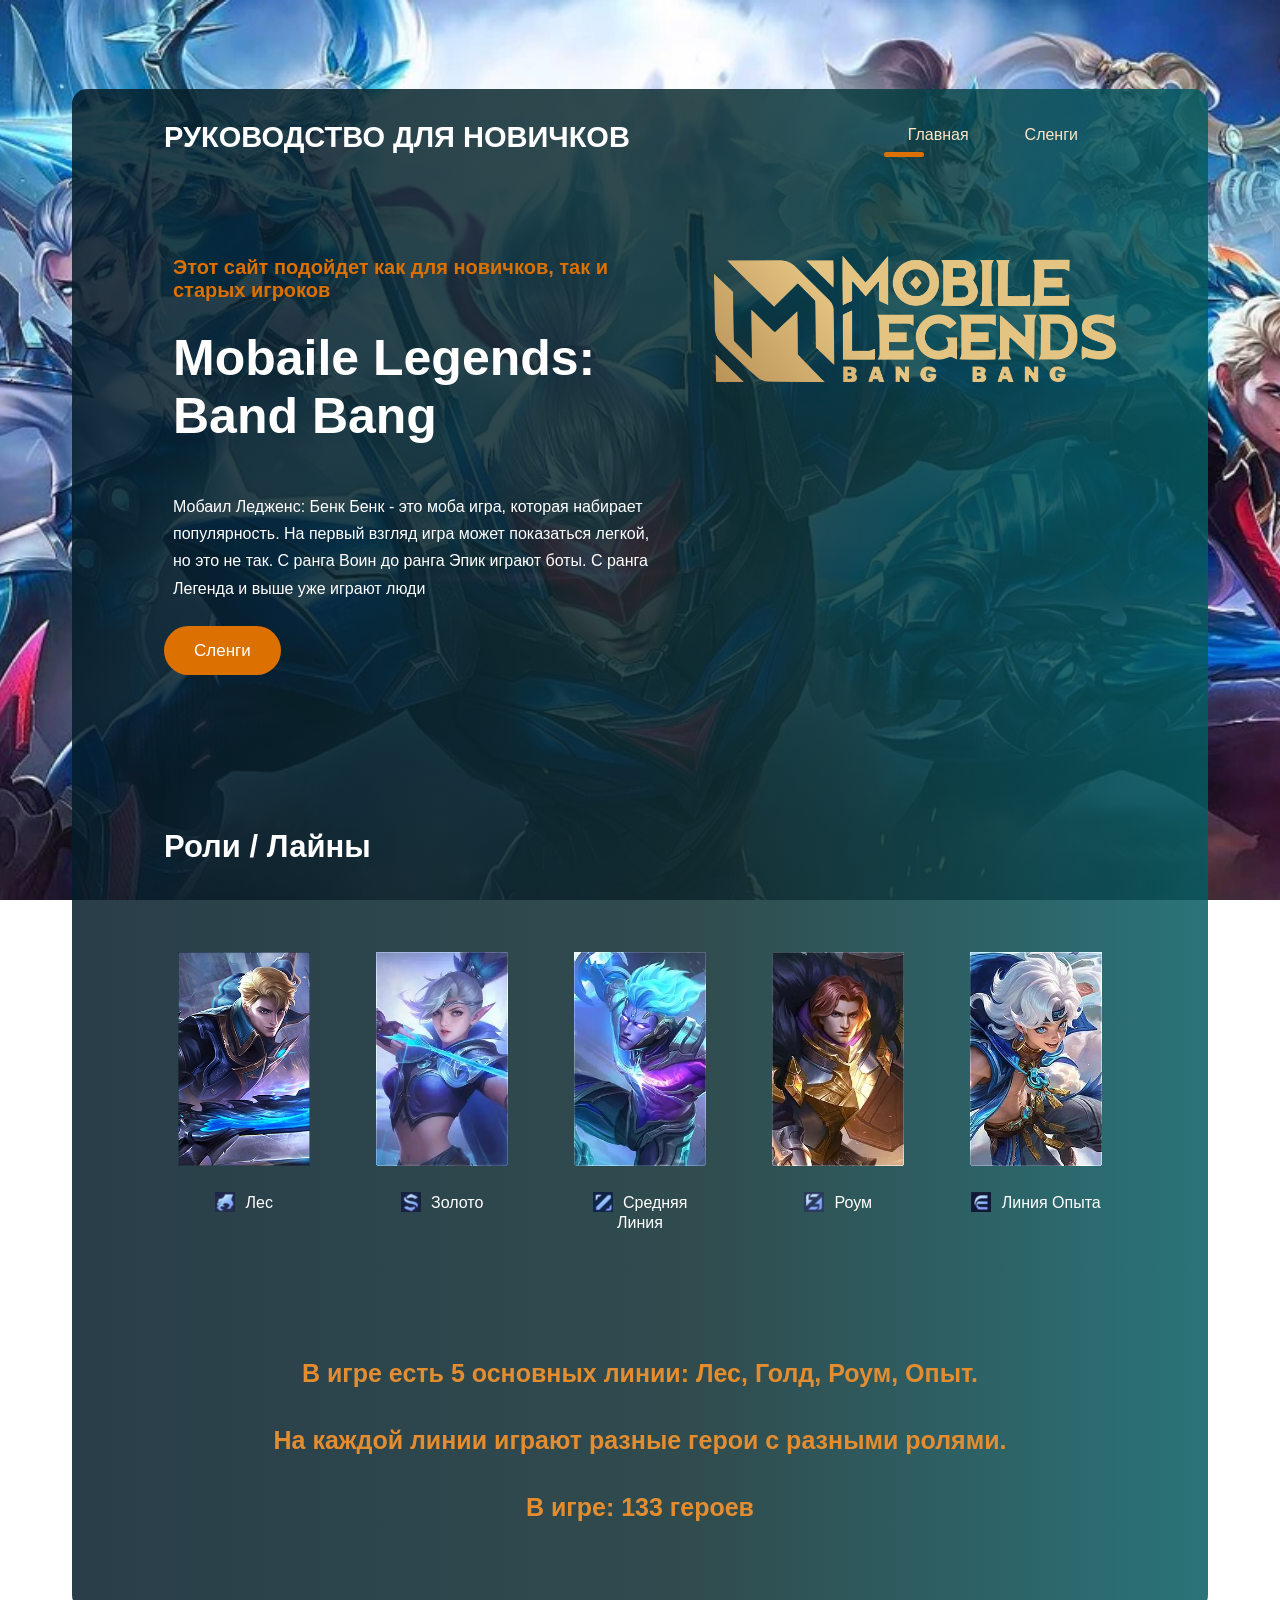
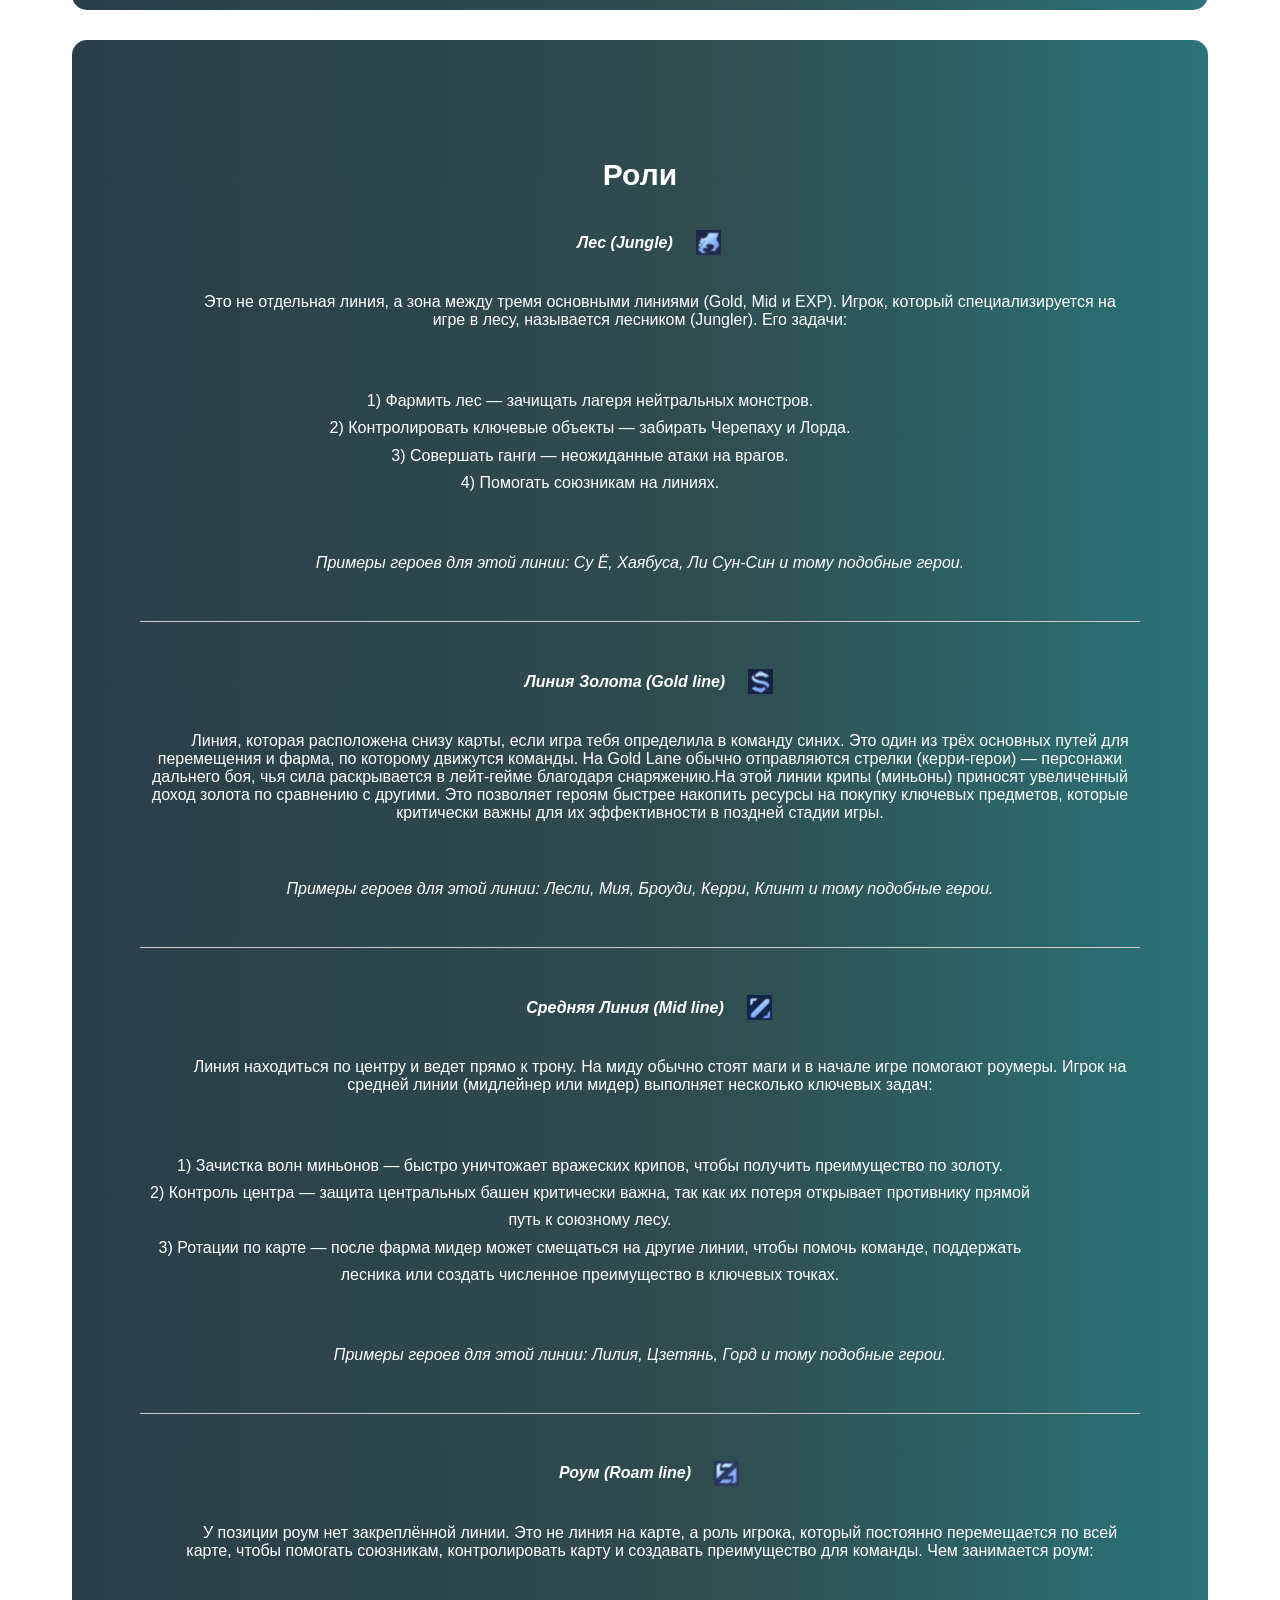
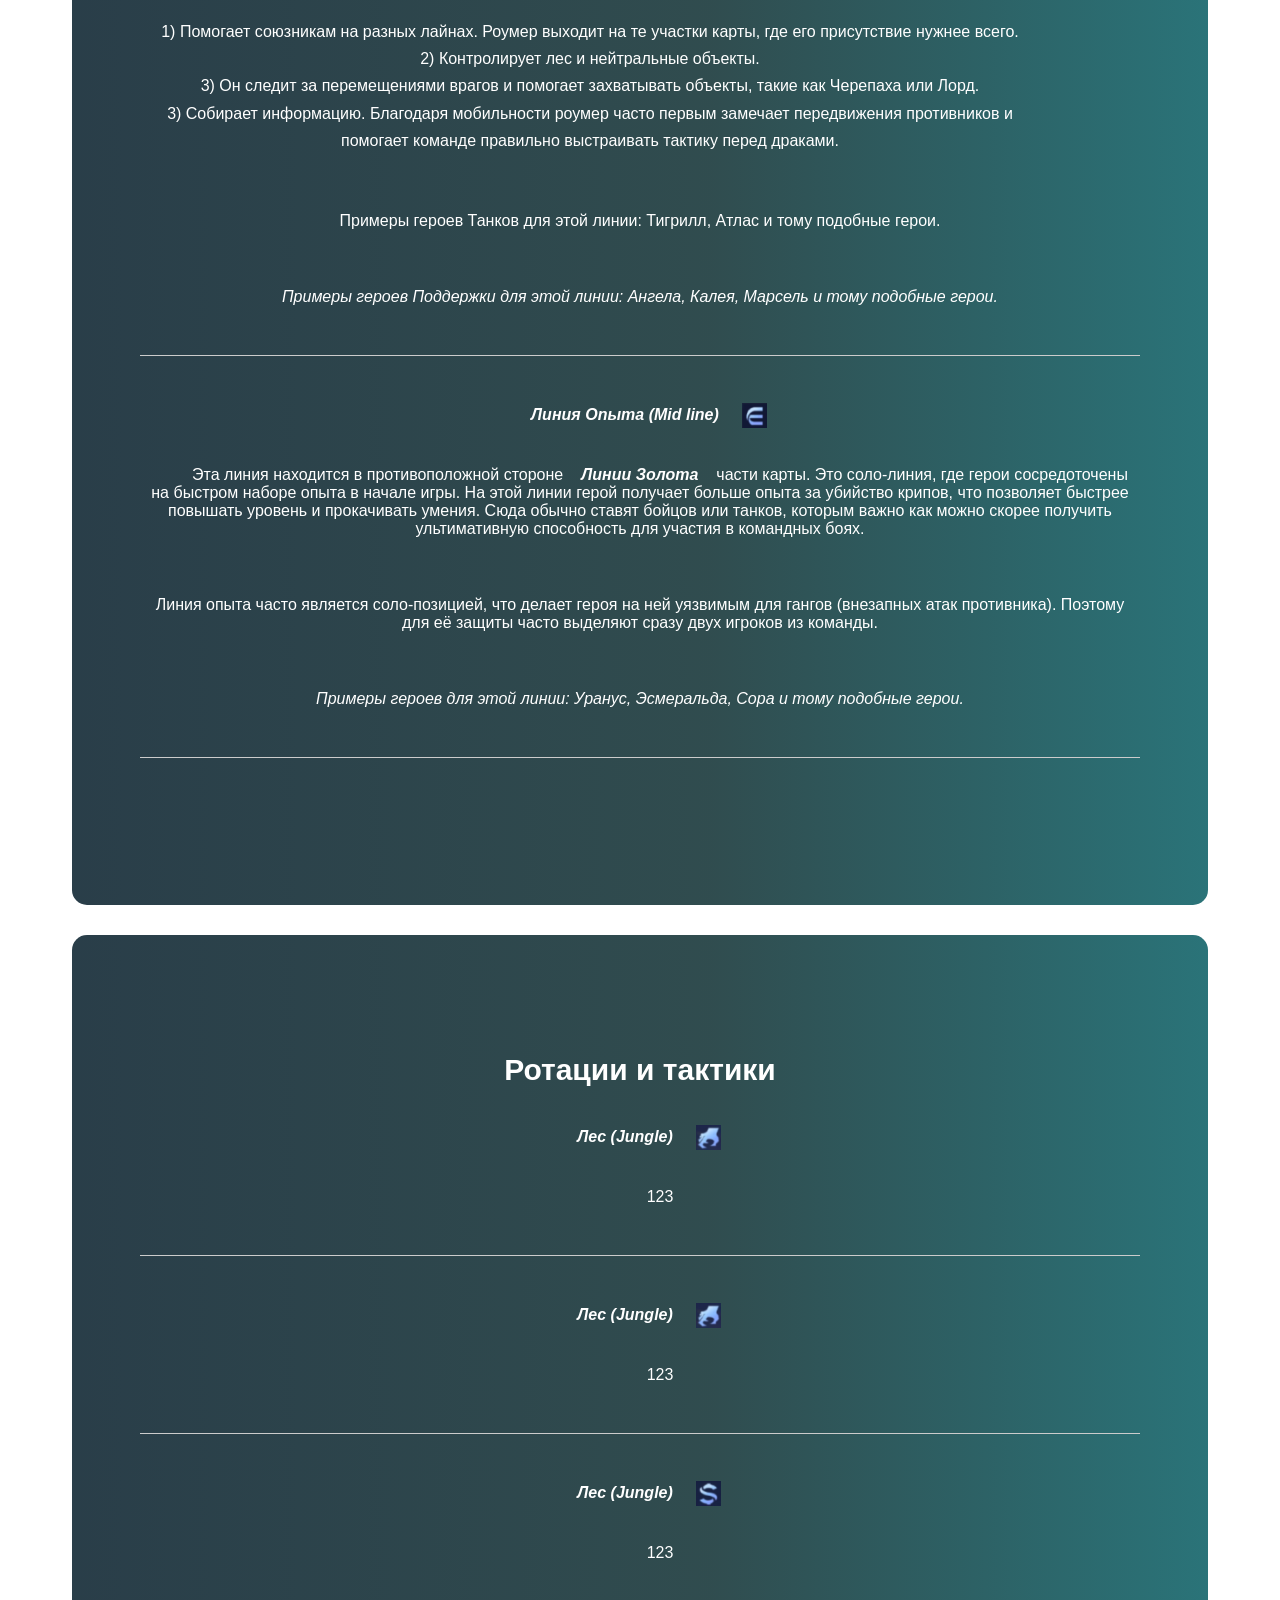
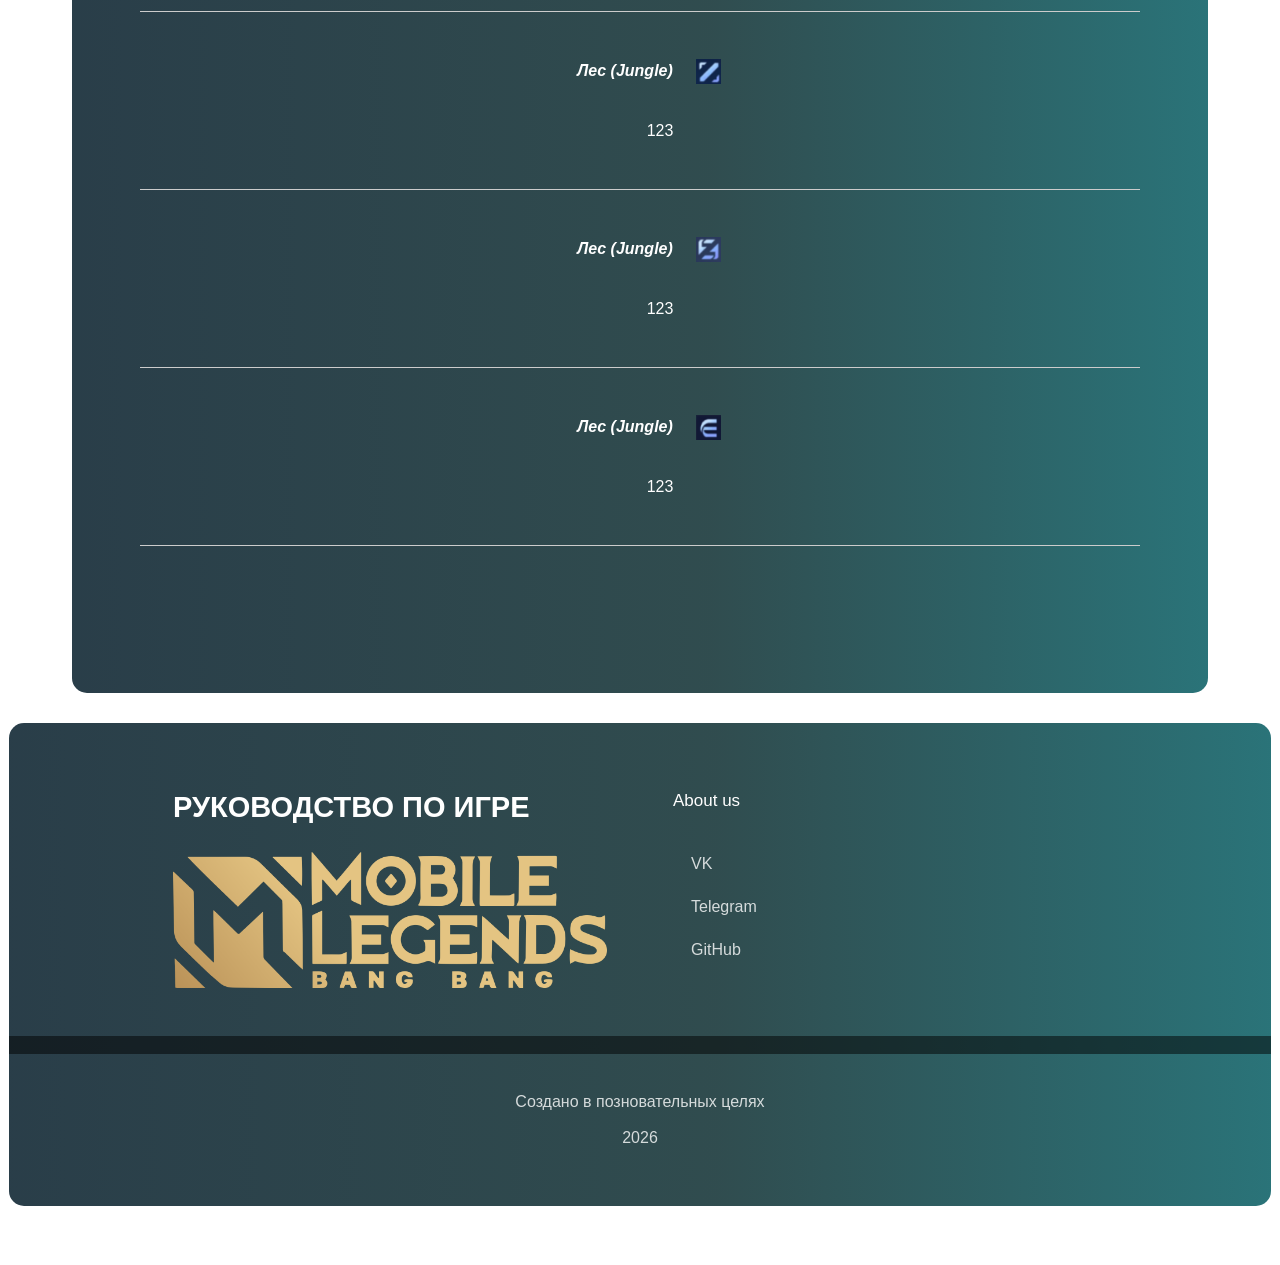
<file: index.html>
<!DOCTYPE html>
<html lang="ru">
<!-- Чтобы локальны сервер был. нужно найти в кубике Live Server
 ПКМ на этот файл (open with Live Server ) -->

<head>
    <meta charset="UTF-8">
    <meta name="viewport" content="width=device-width, initial-scale=1.0">
    <title>Руководство</title>
    <link rel="stylesheet" href="css/main.css">
    
</head>




<body>

    <!-- задний фон. градиент  от сюда  щапка и до подвала-->
    <div class="wrapee">


        <!-- шапка -->
        <header class="container">
            <span class="logo">Руководство для новичков</span>
            <nav>
                <ul>
                    <li class="active"><a href="/">Главная</a></li>
                    <li><a href="sleng.html">Сленги</a></li>
                </ul>
            </nav>
        </header>



        </header>
        <!-- блок с текстом чуть ниже шапки b изображение -->
        <div class="hero container">

            <div class="hero--info">

                <h2>Этот сайт подойдет
                    как для новичков, так и старых игроков</h2>

                <h1>Mobaile Legends: Band Bang</h1>


                <p>Мобаил Ледженс: Бенк Бенк - это моба игра, которая набирает популярность.
                    На первый взгляд игра может показаться легкой, но это не так. С ранга Воин до
                    ранга Эпик играют боты. С ранга Легенда и выше уже играют люди</p>

                <a href="sleng.html" class="btn">Сленги</a>

            </div>

            <img src="img/logoMLBB.png" alt="">
        </div>




        <!-- Роли млбб -->
        <div class="container trending">


            <h3>Роли / Лайны</h3>

            <div class="games">
                <div class="block">
                    <img src="img/heroes/lucard.webp" alt="Люкард">
                    <span><img src="img/icn_role/line_forest.png" alt=""> Лес</span>
                </div>

                <div class="block">
                    <img src="img/heroes/mia.webp" alt="Мия">
                    <span><img src="img/icn_role/line_gold.png" alt=""> Золото</span>
                </div>

                <div class="block">
                    <img src="img/heroes/gord.webp" alt="Горд">
                    <span><img src="img/icn_role/line_mid.png" alt=""> Средняя Линия</span>
                </div>

                <div class="block">
                    <img src="img/heroes/tigril.webp" alt="Тигрил">
                    <span><img src="img/icn_role/line_roam.png" alt=""> Роум</span>
                </div>

                <div class="block">
                    <img src="img/heroes/ora.webp" alt="Ора">
                    <span><img src="img/icn_role/line_exp.png" alt=""> Линия Опыта</span>
                </div>
            </div>



        </div>

        <div class="container big-text">
            <p>
                В игре есть 5 основных линии: Лес, Голд, Роум, Опыт.
            </p>
            <p>На каждой линии играют разные герои с разными ролями.</p>
            <p>В игре: 133 героев</p>


        </div>


        <!-- задний фон до сюда. цвет градиент -->
    </div>






    <!-- ======================== -->

    <div class="wrapee">
        <div class="container projects">
            <h3>Роли</h3>

            <div class="role-header">
                <p><i><b>Лес (Jungle)</b></i></p>
                <img src="img/icn_role/line_forest.png" alt="">
            </div>
            <p style="text-indent: 40px;">
                Это не отдельная линия, а зона между тремя основными линиями (Gold, Mid и EXP).
                Игрок, который специализируется на игре в лесу, называется лесником (Jungler). Его задачи:
            </p>
            <p class="tasks">
                1) Фармить лес — зачищать лагеря нейтральных монстров.<br>
                2) Контролировать ключевые объекты — забирать Черепаху и Лорда.<br>
                3) Совершать ганги — неожиданные атаки на врагов.<br>
                4) Помогать союзникам на линиях.
            </p>
            <p><i> Примеры героев для этой линии: Су Ё, Хаябуса, Ли Сун-Син и тому подобные герои. </i></p>
            <hr>



            <div class="role-header">
                <p><i><b>Линия Золота (Gold line)</b></i></p>
                <img src="img/icn_role/line_gold.png" alt="">
            </div>
            <p style="text-indent: 40px;">
                Линия, которая расположена снизу карты, если игра тебя определила в команду синих.
                Это один из трёх основных путей для перемещения и фарма, по которому движутся команды.
                На Gold Lane обычно отправляются стрелки (керри-герои) — персонажи дальнего боя, чья сила раскрывается в
                лейт-гейме благодаря снаряжению.На этой линии крипы (миньоны) приносят увеличенный доход золота по
                сравнению с другими. Это позволяет
                героям быстрее накопить ресурсы на покупку
                ключевых предметов, которые критически важны для их эффективности в поздней стадии игры.
            </p>
            <p><i> Примеры героев для этой линии: Лесли, Мия, Броуди, Керри, Клинт и тому подобные герои. </i></p>
            <hr>


            <div class="role-header">
                <p><i><b>Средняя Линия (Mid line)</b></i></p>
                <img src="img/icn_role/line_mid.png" alt="">
            </div>
            <p style="text-indent: 40px;">
                Линия находиться по центру и ведет прямо к трону. На миду обычно стоят маги и в начале игре помогают
                роумеры.
                Игрок на средней линии (мидлейнер или мидер) выполняет несколько ключевых задач:
            </p>
            <p class="tasks">
                1) Зачистка волн миньонов — быстро уничтожает вражеских крипов, чтобы получить преимущество по золоту.
                <br>
                2) Контроль центра — защита центральных башен критически важна, так как их потеря открывает противнику
                прямой путь к союзному лесу.<br>
                3) Ротации по карте — после фарма мидер может смещаться на другие линии, чтобы помочь команде,
                поддержать лесника или создать численное преимущество в ключевых точках.<br>
            </p>
            <p><i> Примеры героев для этой линии: Лилия, Цзетянь, Горд и тому подобные герои. </i></p>
            <hr>


            <div class="role-header">
                <p><i><b>Роум (Roam line)</b></i></p>
                <img src="img/icn_role/line_roam.png" alt="">
            </div>
            <p style="text-indent: 40px;">У позиции роум нет закреплённой линии.
                Это не линия на карте, а роль игрока, который постоянно перемещается по всей карте,
                чтобы помогать союзникам, контролировать карту и создавать преимущество для команды. Чем занимается
                роум:
            </p>
            <p class="tasks">
                1) Помогает союзникам на разных лайнах. Роумер выходит на те участки карты,
                где его присутствие нужнее всего. <br>
                2) Контролирует лес и нейтральные объекты. <br>
                3) Он следит за перемещениями врагов и помогает захватывать объекты, такие как Черепаха или Лорд. <br>
                3) Собирает информацию. Благодаря мобильности роумер часто первым замечает передвижения противников и
                помогает
                команде правильно выстраивать тактику перед драками. <br>
            </p>
            <p> Примеры героев Танков для этой линии: Тигрилл, Атлас и тому подобные герои.</p>
            <p><i> Примеры героев Поддержки для этой линии: Ангела, Калея, Марсель и тому подобные герои. </i></p>
            <hr>


            <div class="role-header">
                <p><i><b>Линия Опыта (Mid line)</b></i></p>
                <img src="img/icn_role/line_exp.png" alt="">
            </div>
            <p style="text-indent: 40px;">
                Эта линия находится в противоположной стороне<b><i>Линии Золота</i></b>части карты. Это соло-линия, где
                герои сосредоточены на быстром наборе опыта в начале игры.
                На этой линии герой получает больше опыта за убийство крипов, что позволяет быстрее повышать уровень и
                прокачивать умения.
                Сюда обычно ставят бойцов или танков, которым важно как можно скорее получить ультимативную способность
                для участия в командных боях.

            </p>
            <p>Линия опыта часто является соло-позицией, что делает героя на ней уязвимым для гангов (внезапных атак
                противника).
                Поэтому для её защиты часто выделяют сразу двух игроков из команды.</p>
            <p><i> Примеры героев для этой линии: Уранус, Эсмеральда, Сора и тому подобные герои.</i></p>
            <hr>







        </div>
    </div>


    <div class="wrapee">
        <div class="container projects">
            <h3>Ротации и тактики</h3>

            <div class="role-header">
                <p><i><b>Лес (Jungle)</b></i></p>
                <img src="img/icn_role/line_forest.png" alt="">
            </div>


            <p style="text-indent: 40px;">123
            </p>
            <hr>

            <div class="role-header">
                <p><i><b>Лес (Jungle)</b></i></p>
                <img src="img/icn_role/line_forest.png" alt="">
            </div>


            <p style="text-indent: 40px;">123
            </p>
            <hr>

            <div class="role-header">
                <p><i><b>Лес (Jungle)</b></i></p>
                <img src="img/icn_role/line_gold.png" alt="">
            </div>


            <p style="text-indent: 40px;">123
            </p>
            <hr>

            <div class="role-header">
                <p><i><b>Лес (Jungle)</b></i></p>
                <img src="img/icn_role/line_mid.png" alt="">
            </div>


            <p style="text-indent: 40px;">123
            </p>
            <hr>

            <div class="role-header">
                <p><i><b>Лес (Jungle)</b></i></p>
                <img src="img/icn_role/line_roam.png" alt="">
            </div>


            <p style="text-indent: 40px;">123
            </p>
            <hr>

            <div class="role-header">
                <p><i><b>Лес (Jungle)</b></i></p>
                <img src="img/icn_role/line_exp.png" alt="">
            </div>


            <p style="text-indent: 40px;">123
            </p>
            <hr>







        </div>
    </div>























    <footer>
        <div class="blocks container">
            <div>
                <span class="logo">Руководство по игре</span>
                <img src="img/logoMLBB.png" alt="">
            </div>

            <div>
                <h4>About us</h4>
                <ul>
                    <li><a href="https://vk.com/id_rilam73" target="_blank"> VK </a></li>
                    <li><a href="https://t.me/rimal_l" target="_blank"> Telegram </a></li>
                    <li><a href="https://github.com/Narimio" target="_blank"> GitHub </a> </li>
                </ul>
            </div>





        </div>

        <hr>
        <p> Создано в позновательных целях </p>
        <p>2026</p>

    </footer>














</body>

</html>
</file>
<file: css/main.css>
@import url('https://fonts.googleapis.com/css2?family=Poppins:ital,wght@0,100;0,200;0,300;0,400;0,500;0,600;0,700;0,800;0,900;1,100;1,200;1,300;1,400;1,500;1,600;1,700;1,800;1,900&display=swap');

/* ============ База ============ */
* {
    margin: 0;
    padding: 9px;
    box-sizing: border-box;
}

body {
    font-family: Arial, sans-serif;
    color: #fff;

    background-image: url('../img/FON1.webp');
    background-position: top center;
    background-repeat: no-repeat;
    background-size: cover;
    background-attachment: fixed;

    padding: 50px 0;
    /* небольшой отступ сверху и снизу */
    min-height: 100vh;
}

a {
    text-decoration: none;
    color: inherit;
}

img {
    max-width: 100%;
    /* картинки не вылезают за контейнер */
    height: auto;
    display: block;
}

/* ============ Обёртка с градиентом ============ */
.wrapee {
    background: linear-gradient(90deg,
            rgba(4, 28, 41, 0.85) 0%,
            rgba(12, 45, 48, 0.85) 56%,
            rgba(5, 91, 97, 0.85) 100%);

    /* ПРЯМОУГОЛЬНИК: ограничиваем ширину и центрируем */
    width: 90%;
    /* было 100% — теперь по бокам поля */
    max-width: 1400px;
    /* на больших экранах не растягивается */
    margin: 30px auto;
    /* 30px сверху/снизу + центрирование по горизонтали */

    border-radius: 15px;
    /* скруглённые углы — красивее */
    overflow: hidden;
    /* чтобы дети не вылезали за радиус */

}

.container {
    width: 1000px;
    max-width: 100%;
    margin: 0 auto;
    padding: 0 15px;
    /* чтобы на узких экранах не прилипало */
}



/* ============ Шапка ============ */
header {
    padding: 50px 0;
    display: flex;
    align-items: center;
    justify-content: space-between;
}

header .logo {
    text-transform: uppercase;
    font-size: 29px;
    font-weight: 800;
    /* БЫЛО 800px — ошибка */
    color: #ffffff;
}

header nav {
    padding: 10px 20px;
}

header nav ul {
    list-style: none;
    display: flex;
    gap: 20px;
    position: relative;
    z-index: 2;
}

header nav ul li a {
    color: bisque;
    transition: color 300ms ease;
}

/* Ховер по обычным ссылкам */
header nav ul li:not(.active):not(.btn) a:hover {
    border-bottom: 5px solid #DC7000;
}

/* Активный пункт (Главная) */
header nav ul li.active::after {
    content: '';
    display: block;
    width: 40px;
    height: 5px;
    background: #DC7000;
    border-radius: 10px;
    position: relative;
    top: 8px;
    left: -15px;
}

/* Кнопка "Контакты" (если добавите) */
header nav ul li.btn a {
    background: #DC7000;
    padding: 9px 17px;
    border-radius: 5px;
    transition: background 500ms ease;
}

header nav ul li.btn a:hover {
    background: #6d0606;
}

/* ============ Hero-секция ============ */
.hero {
    padding-bottom: 100px;
    position: relative;
    z-index: 1;
    display: flex;
    justify-content: space-between;
    align-items: flex-start;
    gap: 30px;
}

.hero--info {
    width: 530px;
    max-width: 100%;
    padding-top: 70px;
}

.hero--info h2 {
    color: #DC7000;
    font-size: 20px;
    font-weight: 600;
    margin-bottom: 10px;
}

.hero--info h1 {
    font-size: 50px;
    font-weight: 600;
    line-height: 1.15;
    margin-bottom: 20px;
}

.hero--info p {
    font-weight: 500;
    line-height: 170%;
    margin: 30px 0;
}

/* Кнопка */
.hero--info .btn {
    background: #DC7000;
    color: #ffffff;
    border-radius: 50px;
    padding: 15px 30px;
    border: 0;
    font-size: 17px;
    font-family: inherit;
    cursor: pointer;
    transition: all 500ms ease;
    /* БЫЛО transform — ошибка */
}

.hero--info .btn:hover {
    transform: scale(1.1);
    background: #b85f00;
}

/* Картинка героя */
.hero>img {
    width: 45%;
    max-width: 420px;
    height: auto;
    margin-top: 70px;
}

/* ============ Роли / Лайны ============ */
.trending {
    padding-top: 50px;
}

.trending h3 {
    font-weight: 600;
    font-size: 31px;
    margin-bottom: 10px;
}

.trending .games {
    display: flex;
    justify-content: space-between;
    flex-wrap: wrap;
    width: 100%;
    padding: 50px 0;
    gap: 20px;
}

.trending .games .block {
    width: calc(20% - 16px);
    text-align: center;
}

.trending .games .block>img {
    margin: 0 auto 10px;
    max-width: 150px;
    width: 100%;
    /* чтобы картинка занимала всю доступную ширину блока */
    height: auto;
}

.trending .games span {
    display: block;
    text-align: center;
    margin-top: 10px;
    font-weight: 100;
}

.trending .games span img {
    width: 20px;
    height: 20px;
    max-width: none;
    display: inline-block;
    vertical-align: middle;
    position: relative;
    top: -2px;
    margin: 0 6px 0 0;
    padding: 0;
    /* перебивает глобальный padding: 9px */
    object-fit: contain;
    /* не искажает пропорции */
}

/* ============ Большой текст ============ */
.big-text {
    padding: 50px 0;
    font-size: 25px;
    font-weight: 600;
    text-align: center;
    width: 100%;
    max-width: 800px;
    /* БЫЛО width: 800 — ошибка */
    margin: 0 auto;
    color: #e48d30;
}

.big-text p {
    margin-bottom: 20px;
}



.tasks {
    text-align: left;
    max-width: 900px;
    /* было 800px */
    margin: 20px auto;
    line-height: 1.7;
}

/* ============ Блок Features (с фоном) ============ */


.features {
    background: url('/img/FON1.webp') no-repeat center center;
    background-size: cover;
    background-attachment: fixed;
}

.features h3,
.features p {
    margin-bottom: 20px;
    text-align: center;
    max-width: 800px;
    margin-left: auto;
    margin-right: auto;
}

.features h3 {
    font-size: 30px;
    color: #e48d30;
}

.features p {
    font-size: 20px;
    color: #e48d30;
}

.features .info {
    display: flex;
    justify-content: center;
    flex-wrap: wrap;
    gap: 30px;
    margin-top: 40px;
}

.features .info .block {
    width: 20%;
    min-width: 140px;
    text-align: center;
    margin: 30px 2%;
    cursor: pointer;
    transition: transform 300ms ease;
}

.features .info .block:hover {
    transform: translateY(-5px);
}

.features .info .block img {
    margin: 0 auto 10px;
    max-width: 140px;
    height: auto;
}

.features .info .block p {
    font-size: 18px;
    color: #e48d30;
    font-weight: 500;
}

.features .info .block .strel {
    margin-top: 10px;
}

.features .info .block .strel img {
    width: 50%;
    max-width: 60px;
    margin: 0 auto;
}

/* ============ Статистика (projects) ============ */
.projects {
    padding: 100px 0;
}


.projects hr {
    border: none;
    border-top: 1px solid #ccc;
    /* Тонкая линия сверху */
    margin: 20px 0;


}

.projects h3 {
    font-size: 30px;
    text-align: center;
    margin-bottom: 20px;
}

.projects p {
    margin: 20px 0 40px;
    text-align: center;
}

.projects .images {
    width: 100%;
    display: flex;
    justify-content: center;
    align-items: center;
    flex-wrap: wrap;
    gap: 30px;
    margin-bottom: 30px;
}

.projects .images img {
    width: 280px;
    max-width: 100%;
    border-radius: 10px;
    transition: transform 300ms ease;
}

.projects .images img:hover {
    transform: scale(1.05);
}



/* Контейнер для заголовка + иконки */
.role-header {
    display: flex;
    align-items: center;
    justify-content: center;
    /* Центрируем заголовок с иконкой */
    gap: 5px;
    /* Отступ между текстом и иконкой */
    margin-top: 10px;
    /* Отступ сверху для красоты */
    margin-bottom: 15px;
}

/* Сам текст заголовка */
.role-header p {
    margin: 0;
    padding: 0;

    /* Контейнер для заголовка + иконки */
    .role-header {
        display: flex;
        align-items: center;
        justify-content: center;
        /* Центрируем заголовок с иконкой */
        gap: 10px;
        /* Отступ между текстом и иконкой */
        margin-top: 40px;
        /* Отступ сверху для красоты */
        margin-bottom: 15px;
    }

    /* Сам текст заголовка */
    .role-header p {
        margin: 0;
        padding: 0;
        white-space: nowrap;
        /* Запрещаем тексту ломаться на две строки */
    }

    /* Иконка */
    .role-header img {
        width: 40px;
        /* Размер иконки (подберите нужный) */
        height: auto;
        max-width: none;
        padding: 0;
        display: block;
    }
}

/* Иконка */
.role-header img {
    width: 25px;
    /* Размер иконки (подберите нужный) */
    height: auto;
    max-width: none;
    padding: 0;
    display: block;
}












/* ============ Футер ============ */
footer {
    /* Такой же градиент, как у .wrapee, с той же прозрачностью 0.85 */
    background: linear-gradient(90deg,
            rgba(4, 28, 41, 0.85) 0%,
            rgba(12, 45, 48, 0.85) 56%,
            rgba(5, 91, 97, 0.85) 100%);

    /* Если нужно, чтобы сквозь футер была видна фоновая картинка (как у body), 
       можно вообще убрать background или сделать его полупрозрачным. 
       Но если футер внутри .wrapee — градиент наложится на градиент. 
       Если футер снаружи — будет как отдельный блок с таким же стилем. */

    padding: 50px 0;
    color: #ffffff;
    border-radius: 15px;
    /* Скругление, как у .wrapee (если нужно) */
    margin-top: 20px;
    /* Отступ сверху, как у .wrapee (если нужно) */
}

footer .blocks {
    display: flex;
    justify-content: space-between;
    flex-wrap: wrap;
    gap: 30px;
}

footer .blocks>div {
    flex: 1 1 200px;
}

footer .blocks .logo {
    text-transform: uppercase;
    font-size: 29px;
    font-weight: 800;
    display: inline-block;
    margin-bottom: 10px;
}

footer .blocks p {
    max-width: 300px;
    margin: 15px 0;
    opacity: 0.85;
}

footer .blocks h4 {
    font-weight: 500;
    font-size: 17px;
    margin-bottom: 10px;
}

footer .blocks ul {
    list-style: none;
}

footer .blocks ul li {
    margin-top: 7px;
    opacity: 0.8;
    cursor: pointer;
    transition: opacity 200ms ease, color 200ms ease;
}

footer .blocks ul li:hover {
    opacity: 1;
    color: #05e7e3;
}

footer hr {
    margin: 30px 0;
    border: 0;
    height: 1px;
    background: #000000;
    opacity: 0.5;
}

footer>p {
    text-align: center;
    opacity: 0.8;
}



/* ============ Адаптив ============ */
@media (max-width: 900px) {
    header {
        flex-direction: column;
        gap: 20px;
        text-align: center;
    }

    header nav ul {
        justify-content: center;
    }

    .hero {
        flex-direction: column;
        text-align: center;
        padding-bottom: 50px;
    }

    .hero--info {
        width: 100%;
        padding-top: 30px;
    }

    .hero>img {
        margin: 30px auto 0;
        width: 70%;
    }

    .trending .games .block {
        width: calc(33.33% - 14px);
    }

    .features .info .block {
        width: calc(33.33% - 20px);
    }
}

@media (max-width: 600px) {
    .hero--info h1 {
        font-size: 32px;
    }

    .trending .games .block {
        width: calc(50% - 10px);
    }

    .features .info .block {
        width: calc(50% - 20px);
    }

    .big-text {
        font-size: 20px;
    }

    footer .blocks {
        flex-direction: column;
    }
}
</file>
